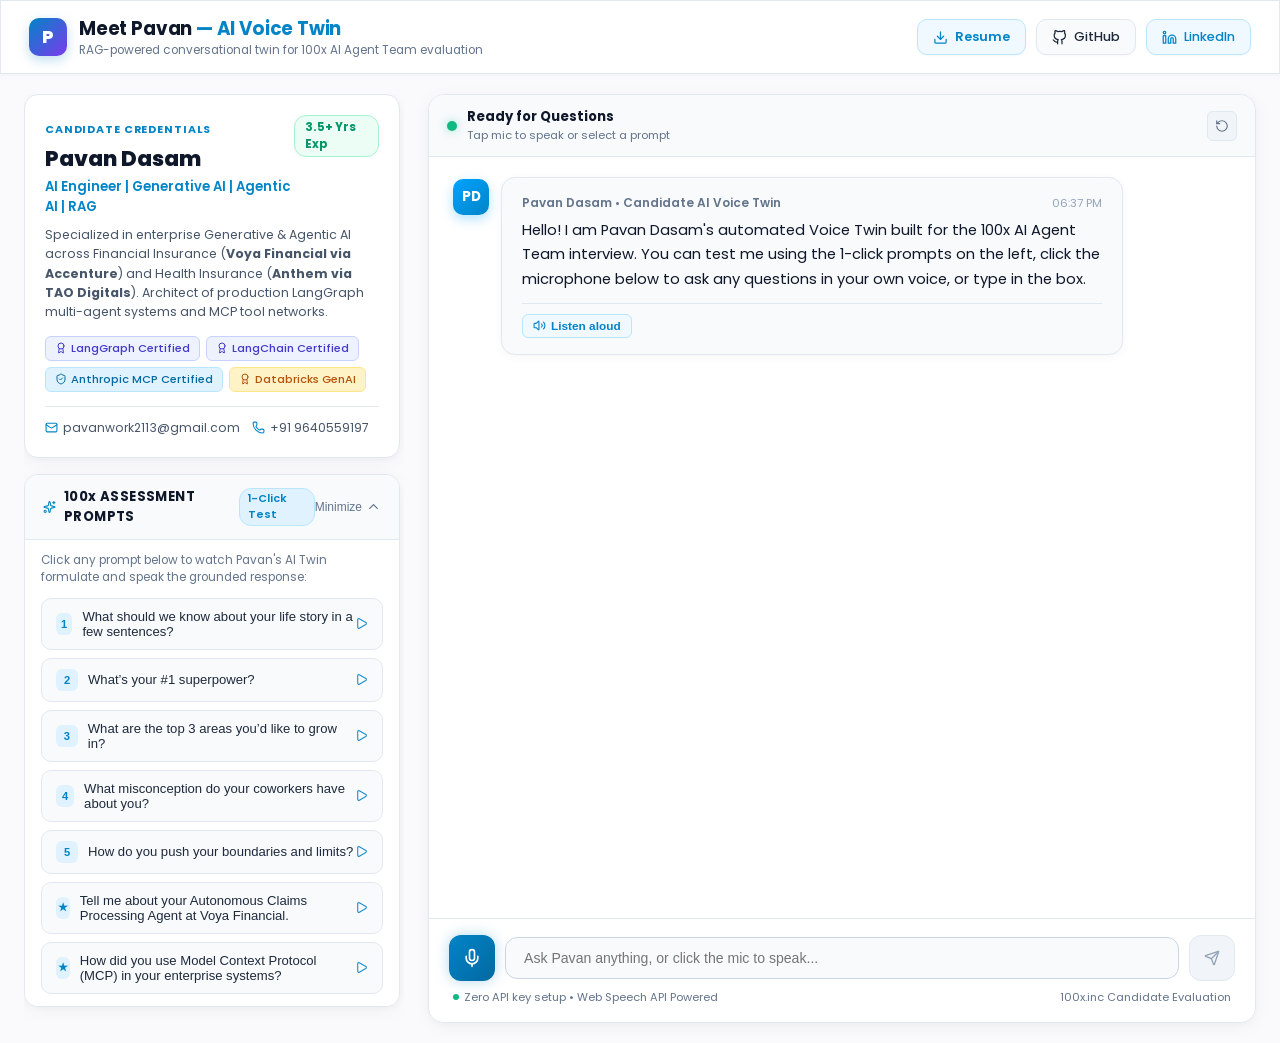
<file: index.html>
<!doctype html>
<html lang="en">
  <head>
    <meta charset="UTF-8" />
    <link rel="icon" type="image/svg+xml" href="./favicon.svg" />
    <meta name="viewport" content="width=device-width, initial-scale=1.0" />
    <title>Meet Pavan — AI Voice Twin | 100x AI Assessment</title>
    <meta name="description" content="RAG-powered conversational voice twin of Pavan Dasam for 100x AI Agent Team assessment." />
    <script type="module" crossorigin src="./assets/index-CXawOcML.js"></script>
    <link rel="stylesheet" crossorigin href="./assets/index-J8El_yWZ.css">
  </head>
  <body>
    <div id="root"></div>
  </body>
</html>
</file>
<file: assets/index-J8El_yWZ.css>
@import "https://fonts.googleapis.com/css2?family=Poppins:wght@300;400;500;600;700;800&family=Space+Grotesk:wght@500;600;700&family=Space+Mono:wght@400;700&display=swap";:root{--bg-deep:#fafafc;--bg-panel:#fff;--bg-glass-card:#fff;--bg-glass-panel:#fff;--border-glass:#e2e8f0;--border-glass-glow:#0284c740;--cerulean:#0284c7;--cerulean-glow:#0284c740;--rose:#e11d48;--rose-glow:#e11d4840;--text-primary:#0f172a;--text-muted:#64748b;--font-main:"Poppins", sans-serif;--font-mono:"Space Mono", monospace}*{box-sizing:border-box;margin:0;padding:0}body{font-family:var(--font-main);color:var(--text-primary);background-color:#fafafc;background-image:radial-gradient(circle at 10% 10%,#0284c70a 0%,#0000 40%),radial-gradient(circle at 90% 90%,#9333ea08 0%,#0000 40%),linear-gradient(#fff 0%,#f1f5f9 100%);background-attachment:fixed;min-height:100vh;overflow-x:hidden}.glass-panel{-webkit-backdrop-filter:blur(16px);border:1px solid var(--border-glass);background:#fffffff2;box-shadow:0 1px 3px #0000000a}.glass-card{background:#fff;border:1px solid #e2e8f0;box-shadow:0 4px 20px -2px #0f172a0d,0 2px 6px -1px #0f172a08}.glass-pill{color:#1e293b;background:#f8fafc;border:1px solid #e2e8f0;transition:all .2s;box-shadow:0 1px 2px #00000008}.glass-pill:hover{color:#0284c7;background:#f1f5f9;border-color:#cbd5e1;box-shadow:0 2px 6px #0000000f}@keyframes pulseGlow{0%,to{box-shadow:0 0 15px var(--cerulean-glow), inset 0 0 10px var(--cerulean-glow)}50%{box-shadow:0 0 30px var(--cerulean-glow), inset 0 0 20px var(--cerulean-glow)}}@keyframes listeningPulse{0%,to{box-shadow:0 0 20px var(--rose-glow), 0 0 40px var(--rose-glow);transform:scale(1)}50%{box-shadow:0 0 35px var(--rose-glow), 0 0 60px var(--rose-glow);transform:scale(1.04)}}@keyframes soundWave{0%,to{height:8px}50%{height:28px}}::-webkit-scrollbar{width:6px}::-webkit-scrollbar-track{background:#f8fafc}::-webkit-scrollbar-thumb{background:#cbd5e1;border-radius:3px}::-webkit-scrollbar-thumb:hover{background:#94a3b8}
</file>
